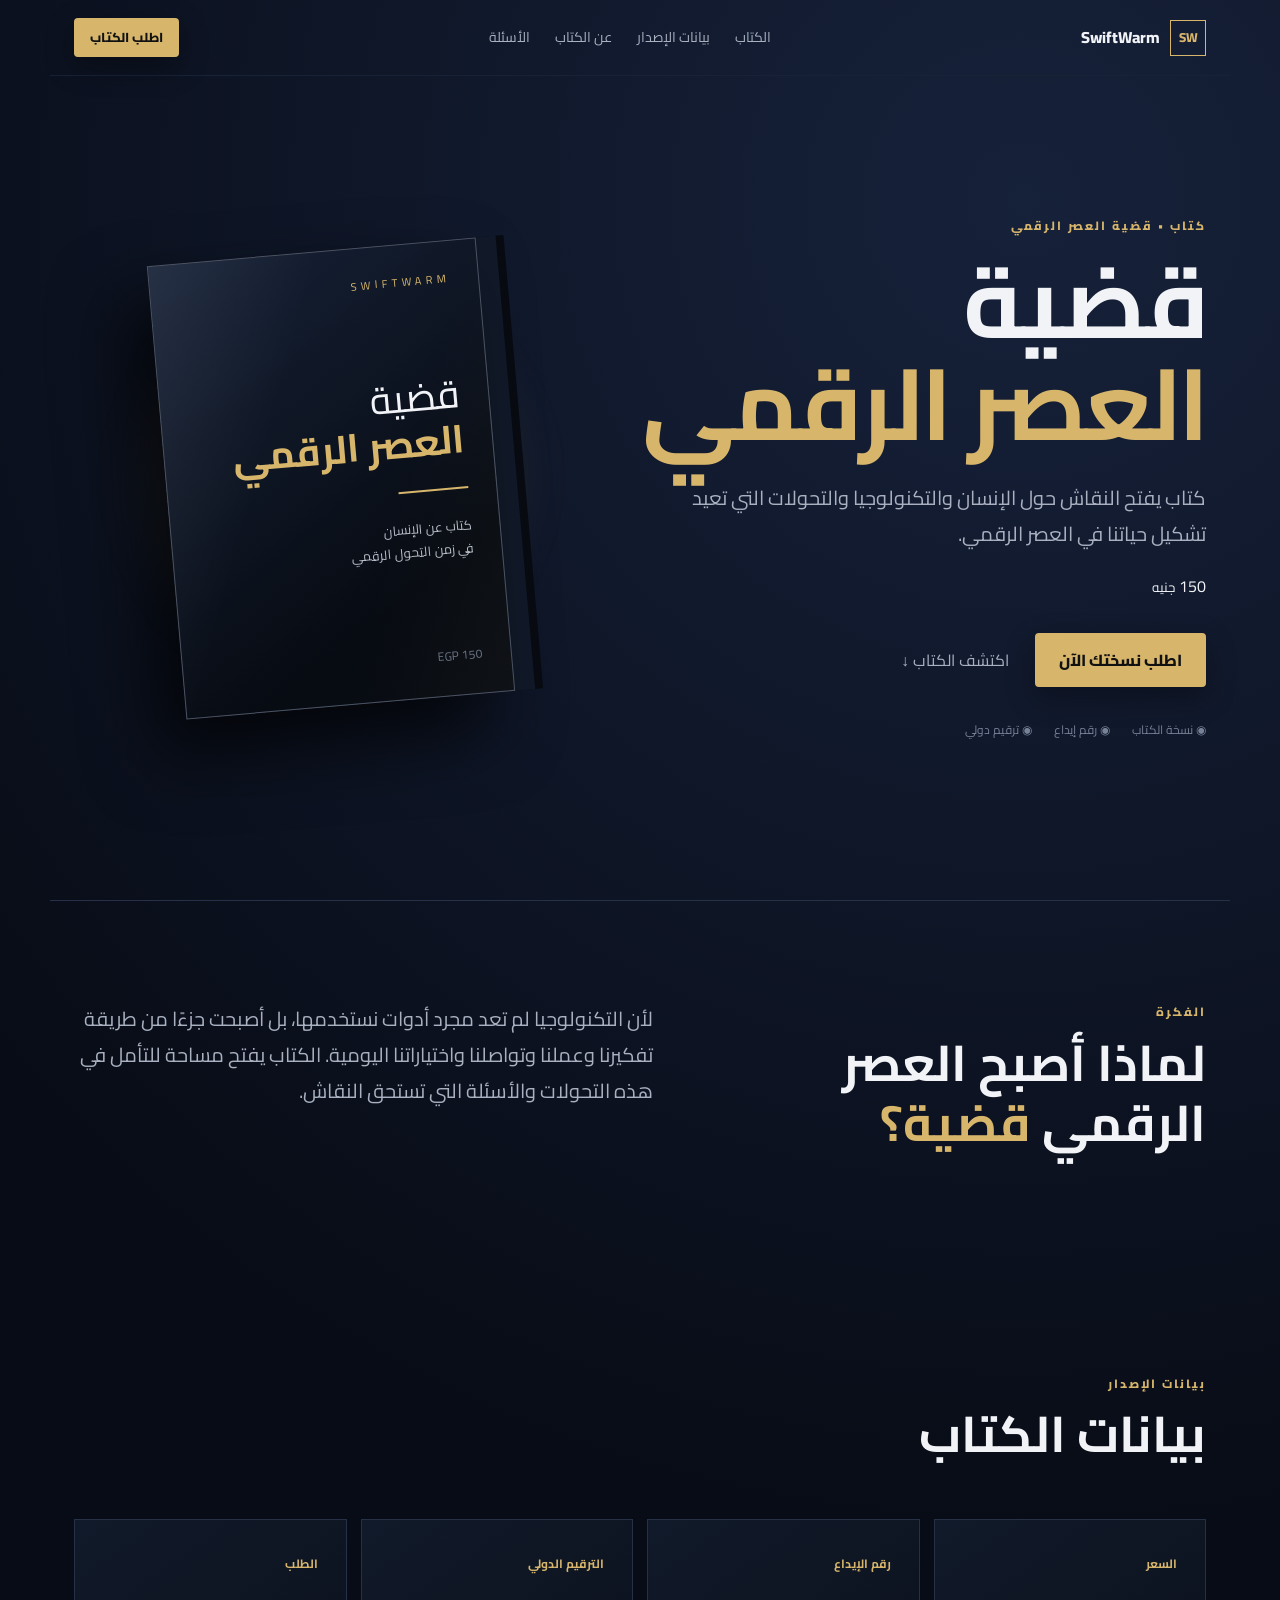
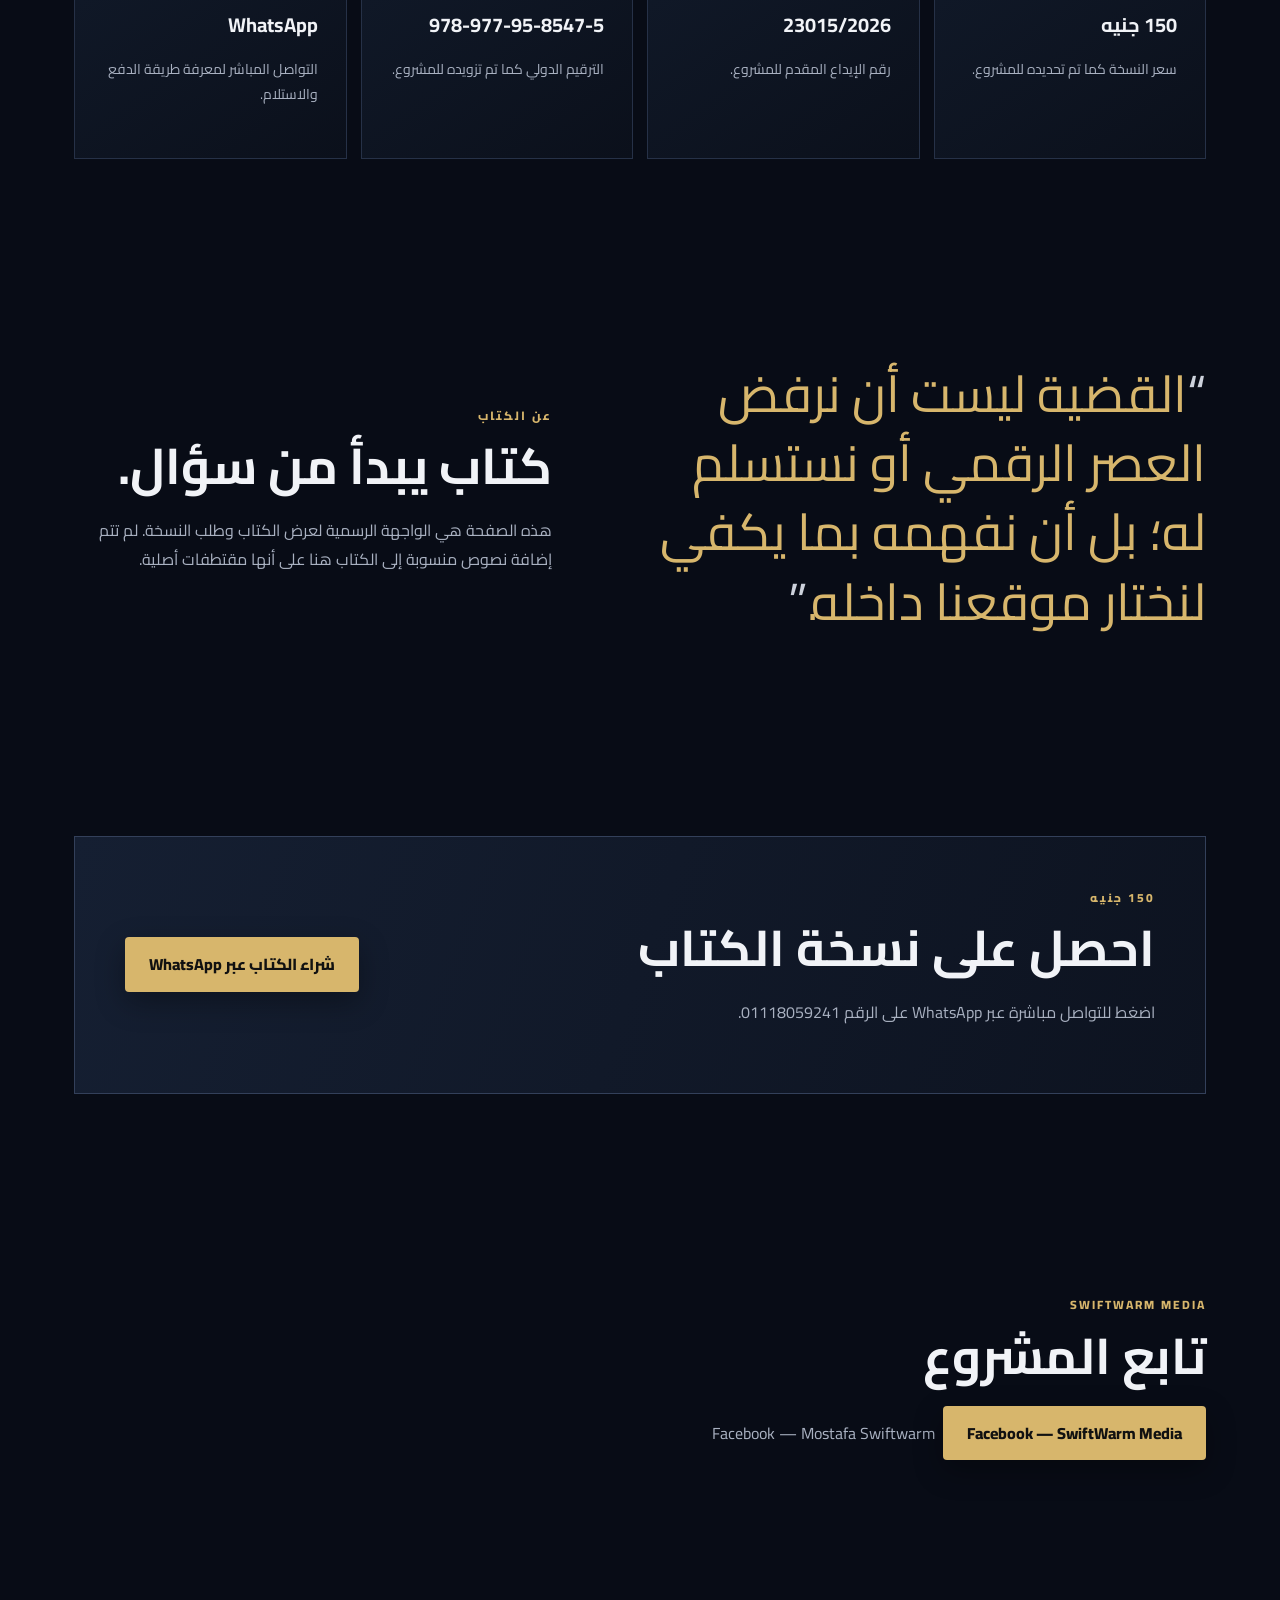
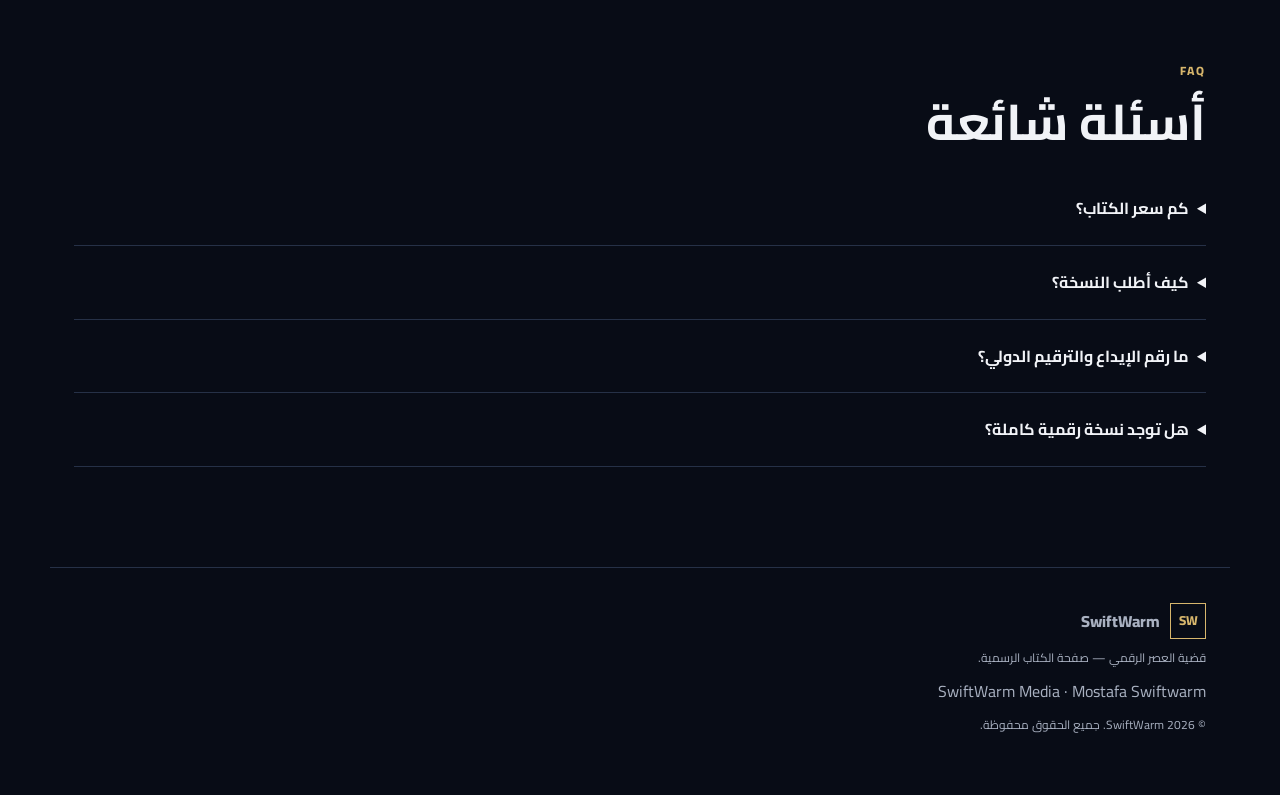
<file: index.html>
<!doctype html>
<html lang="ar" dir="rtl">
<head>
<meta charset="utf-8"><meta name="viewport" content="width=device-width,initial-scale=1">
<meta name="theme-color" content="#0b1020">
<meta name="description" content="قضية العصر الرقمي — الكتاب. السعر 150 جنيه. الطلب عبر WhatsApp.">
<title>قضية العصر الرقمي | الكتاب الرسمي</title>
<link rel="stylesheet" href="styles.css"><link rel="manifest" href="manifest.webmanifest">
</head>
<body>
<header class="nav"><a class="brand" href="#top"><span>SW</span> SwiftWarm</a>
<nav><a href="#book">الكتاب</a><a href="#details">بيانات الإصدار</a><a href="#about">عن الكتاب</a><a href="#faq">الأسئلة</a></nav>
<a class="btn small" href="#order">اطلب الكتاب</a></header>
<main id="top">
<section class="hero">
<div class="hero-copy"><div class="eyebrow">كتاب • قضية العصر الرقمي</div>
<h1>قضية<br><em>العصر الرقمي</em></h1>
<p class="lead">كتاب يفتح النقاش حول الإنسان والتكنولوجيا والتحولات التي تعيد تشكيل حياتنا في العصر الرقمي.</p>
<div class="price">150 <small>جنيه</small></div>
<div class="actions"><a class="btn" href="#order">اطلب نسختك الآن</a><a class="ghost" href="#book">اكتشف الكتاب ↓</a></div>
<div class="trust"><span>◉ نسخة الكتاب</span><span>◉ رقم إيداع</span><span>◉ ترقيم دولي</span></div></div>
<div class="book-stage"><div class="glow"></div><div class="book"><div class="cover-top">SWIFTWARM</div><div class="cover-title">قضية<br><b>العصر الرقمي</b></div><div class="cover-line"></div><div class="cover-sub">كتاب عن الإنسان<br>في زمن التحول الرقمي</div><div class="cover-mark">150 EGP</div></div></div>
</section>
<section id="book" class="section intro"><div><div class="eyebrow">الفكرة</div><h2>لماذا أصبح العصر الرقمي <span>قضية؟</span></h2></div>
<p>لأن التكنولوجيا لم تعد مجرد أدوات نستخدمها، بل أصبحت جزءًا من طريقة تفكيرنا وعملنا وتواصلنا واختياراتنا اليومية. الكتاب يفتح مساحة للتأمل في هذه التحولات والأسئلة التي تستحق النقاش.</p></section>
<section id="details" class="section"><div class="section-head"><div><div class="eyebrow">بيانات الإصدار</div><h2>بيانات الكتاب</h2></div></div>
<div class="grid details-grid"><article><b>السعر</b><h3>150 جنيه</h3><p>سعر النسخة كما تم تحديده للمشروع.</p></article>
<article><b>رقم الإيداع</b><h3>23015/2026</h3><p>رقم الإيداع المقدم للمشروع.</p></article>
<article><b>الترقيم الدولي</b><h3>978-977-95-8547-5</h3><p>الترقيم الدولي كما تم تزويده للمشروع.</p></article>
<article><b>الطلب</b><h3>WhatsApp</h3><p>التواصل المباشر لمعرفة طريقة الدفع والاستلام.</p></article></div></section>
<section id="about" class="section manifesto"><div class="quote">“<span>القضية ليست أن نرفض العصر الرقمي أو نستسلم له؛ بل أن نفهمه بما يكفي لنختار موقعنا داخله.</span>”</div>
<div class="manifesto-copy"><div class="eyebrow">عن الكتاب</div><h2>كتاب يبدأ من سؤال.</h2><p>هذه الصفحة هي الواجهة الرسمية لعرض الكتاب وطلب النسخة. لم تتم إضافة نصوص منسوبة إلى الكتاب هنا على أنها مقتطفات أصلية.</p></div></section>
<section id="order" class="section order"><div class="order-card"><div><div class="eyebrow">150 جنيه</div><h2>احصل على نسخة الكتاب</h2><p>اضغط للتواصل مباشرة عبر WhatsApp على الرقم 01118059241.</p></div>
<a class="btn" href="https://wa.me/201118059241?text=مرحبًا، أريد شراء كتاب قضية العصر الرقمي بسعر 150 جنيه. أرجو إرسال تفاصيل الدفع والاستلام." target="_blank" rel="noopener">شراء الكتاب عبر WhatsApp</a></div></section>
<section class="section social"><div class="eyebrow">SwiftWarm Media</div><h2>تابع المشروع</h2><div class="social-links"><a class="btn" href="https://www.facebook.com/swiftwarmmedia/" target="_blank" rel="noopener">Facebook — SwiftWarm Media</a><a class="ghost" href="https://www.facebook.com/Mostafaswiftwarm" target="_blank" rel="noopener">Facebook — Mostafa Swiftwarm</a></div></section>
<section id="faq" class="section faq"><div class="eyebrow">FAQ</div><h2>أسئلة شائعة</h2>
<details><summary>كم سعر الكتاب؟</summary><p>150 جنيه.</p></details>
<details><summary>كيف أطلب النسخة؟</summary><p>من خلال زر WhatsApp الموجود في الصفحة، وسيتم التواصل معك بخصوص الدفع والاستلام.</p></details>
<details><summary>ما رقم الإيداع والترقيم الدولي؟</summary><p>رقم الإيداع: 23015/2026 — الترقيم الدولي: 978-977-95-8547-5.</p></details>
<details><summary>هل توجد نسخة رقمية كاملة؟</summary><p>نعم، يمكن تجهيز نسخة رقمية مطابقة للنسخة الأصلية عند توفير ملف الكتاب الأصلي؛ لا يجوز إعادة بناء محتوى الكتاب من دون الأصل إذا كان المطلوب الحفاظ عليه حرفيًا.</p></details>
</section></main>
<footer><div class="brand"><span>SW</span> SwiftWarm</div><p>قضية العصر الرقمي — صفحة الكتاب الرسمية.</p><div><a href="https://www.facebook.com/swiftwarmmedia/" target="_blank" rel="noopener">SwiftWarm Media</a> · <a href="https://www.facebook.com/Mostafaswiftwarm" target="_blank" rel="noopener">Mostafa Swiftwarm</a></div><small>© 2026 SwiftWarm. جميع الحقوق محفوظة.</small></footer>
</body></html>
</file>
<file: styles.css>
@import url('https://fonts.googleapis.com/css2?family=Cairo:wght@400;600;700;800&display=swap');
:root{--bg:#080c16;--panel:#101726;--text:#f1f3f7;--muted:#a9b1c1;--gold:#d7b66c;--line:#263147;--accent:#7a1e1e}
*{box-sizing:border-box}html{scroll-behavior:smooth}body{margin:0;background:radial-gradient(circle at 80% 5%,#16213a 0,transparent 34%),var(--bg);color:var(--text);font-family:Cairo,Arial,sans-serif;line-height:1.8}a{color:inherit;text-decoration:none}.nav{height:76px;display:flex;align-items:center;justify-content:space-between;max-width:1180px;margin:auto;padding:0 24px;border-bottom:1px solid #182237}.brand{font-weight:800;display:flex;gap:10px;align-items:center}.brand span{display:grid;place-items:center;width:36px;height:36px;border:1px solid var(--gold);color:var(--gold);font-size:13px}.nav nav{display:flex;gap:25px;color:var(--muted);font-size:14px}.nav nav a:hover{color:var(--gold)}.btn{display:inline-flex;justify-content:center;align-items:center;background:var(--gold);color:#111;padding:13px 24px;border-radius:4px;font-weight:800;box-shadow:0 10px 30px #0005}.btn.small{padding:8px 16px;font-size:13px}.ghost{padding:12px 8px;color:var(--muted)}.hero{min-height:calc(100vh - 76px);max-width:1180px;margin:auto;padding:70px 24px 90px;display:grid;grid-template-columns:1.05fr .95fr;align-items:center;gap:50px}.eyebrow{color:var(--gold);font-size:12px;letter-spacing:2px;font-weight:800;text-transform:uppercase}.hero h1{font-size:clamp(54px,8vw,100px);line-height:1.02;margin:14px 0 25px;letter-spacing:-3px}.hero h1 em{font-style:normal;color:var(--gold)}.lead{font-size:20px;color:var(--muted);max-width:680px}.actions{display:flex;gap:18px;align-items:center;margin:32px 0}.trust{display:flex;gap:22px;color:#778197;font-size:12px}.book-stage{min-height:520px;display:grid;place-items:center;position:relative}.glow{position:absolute;width:380px;height:380px;border-radius:50%;background:#d7b66c12;filter:blur(25px)}.book{width:min(330px,75vw);height:455px;padding:28px;position:relative;display:flex;flex-direction:column;background:linear-gradient(145deg,#172238,#070b12 75%);border:1px solid #4b5362;box-shadow:-28px 35px 70px #000b,20px 0 0 #121a2a,28px 0 0 #080b12;transform:rotate(-5deg);overflow:hidden}.book:after{content:"";position:absolute;inset:0;background:linear-gradient(110deg,#fff1,transparent 35%,transparent 65%,#d7b66c0a)}.cover-top{font-size:11px;letter-spacing:4px;color:var(--gold)}.cover-title{margin-top:auto;font-size:39px;line-height:1.15}.cover-title b{color:var(--gold)}.cover-line{width:70px;height:2px;background:var(--gold);margin:25px 0}.cover-sub{font-size:13px;color:#b8bfca}.cover-mark{margin-top:auto;font-size:12px;color:#687387}.section{max-width:1180px;margin:auto;padding:100px 24px}.intro{display:grid;grid-template-columns:1fr 1.2fr;gap:70px;border-top:1px solid var(--line)}h2{font-size:clamp(30px,4vw,50px);line-height:1.2;margin:10px 0 20px}h2 span{color:var(--gold)}.intro p{font-size:20px;color:var(--muted);margin:0}.section-head{display:flex;justify-content:space-between;gap:50px;align-items:end;margin-bottom:35px}.section-head p{color:var(--muted);max-width:420px}.grid{display:grid;grid-template-columns:repeat(4,1fr);gap:14px}.grid article{background:linear-gradient(145deg,#111a2a,#0b101b);border:1px solid var(--line);padding:28px;min-height:240px}.grid b{color:var(--gold);font-size:12px}.grid h3{font-size:20px;margin:30px 0 10px}.grid p{color:var(--muted);font-size:14px}.manifesto{display:grid;grid-template-columns:1.2fr 1fr;gap:80px;align-items:center}.quote{font-size:clamp(30px,4vw,52px);line-height:1.35;color:#cdd2dc}.quote span{color:var(--gold)}.manifesto-copy p,.order p{color:var(--muted)}.order-card{background:linear-gradient(110deg,#151f32,#0d1320);border:1px solid #33405a;padding:50px;display:flex;align-items:center;justify-content:space-between;gap:30px}.faq details{border-bottom:1px solid var(--line);padding:22px 0}.faq summary{cursor:pointer;font-weight:700}.faq details p{color:var(--muted);max-width:750px}footer{border-top:1px solid var(--line);max-width:1180px;margin:auto;padding:35px 24px 60px;color:var(--muted);display:grid;gap:8px}footer p,footer small{margin:0;font-size:12px}@media(max-width:800px){.nav nav{display:none}.hero,.intro,.manifesto{grid-template-columns:1fr}.hero{padding-top:45px}.book-stage{min-height:440px}.section-head,.order-card{display:block}.grid{grid-template-columns:1fr 1fr}.order-card .btn{margin-top:25px;width:100%}}@media(max-width:500px){.grid{grid-template-columns:1fr}.hero h1{font-size:54px}.lead{font-size:17px}.trust{flex-wrap:wrap}.book{height:410px}.section{padding:70px 20px}}
</file>
